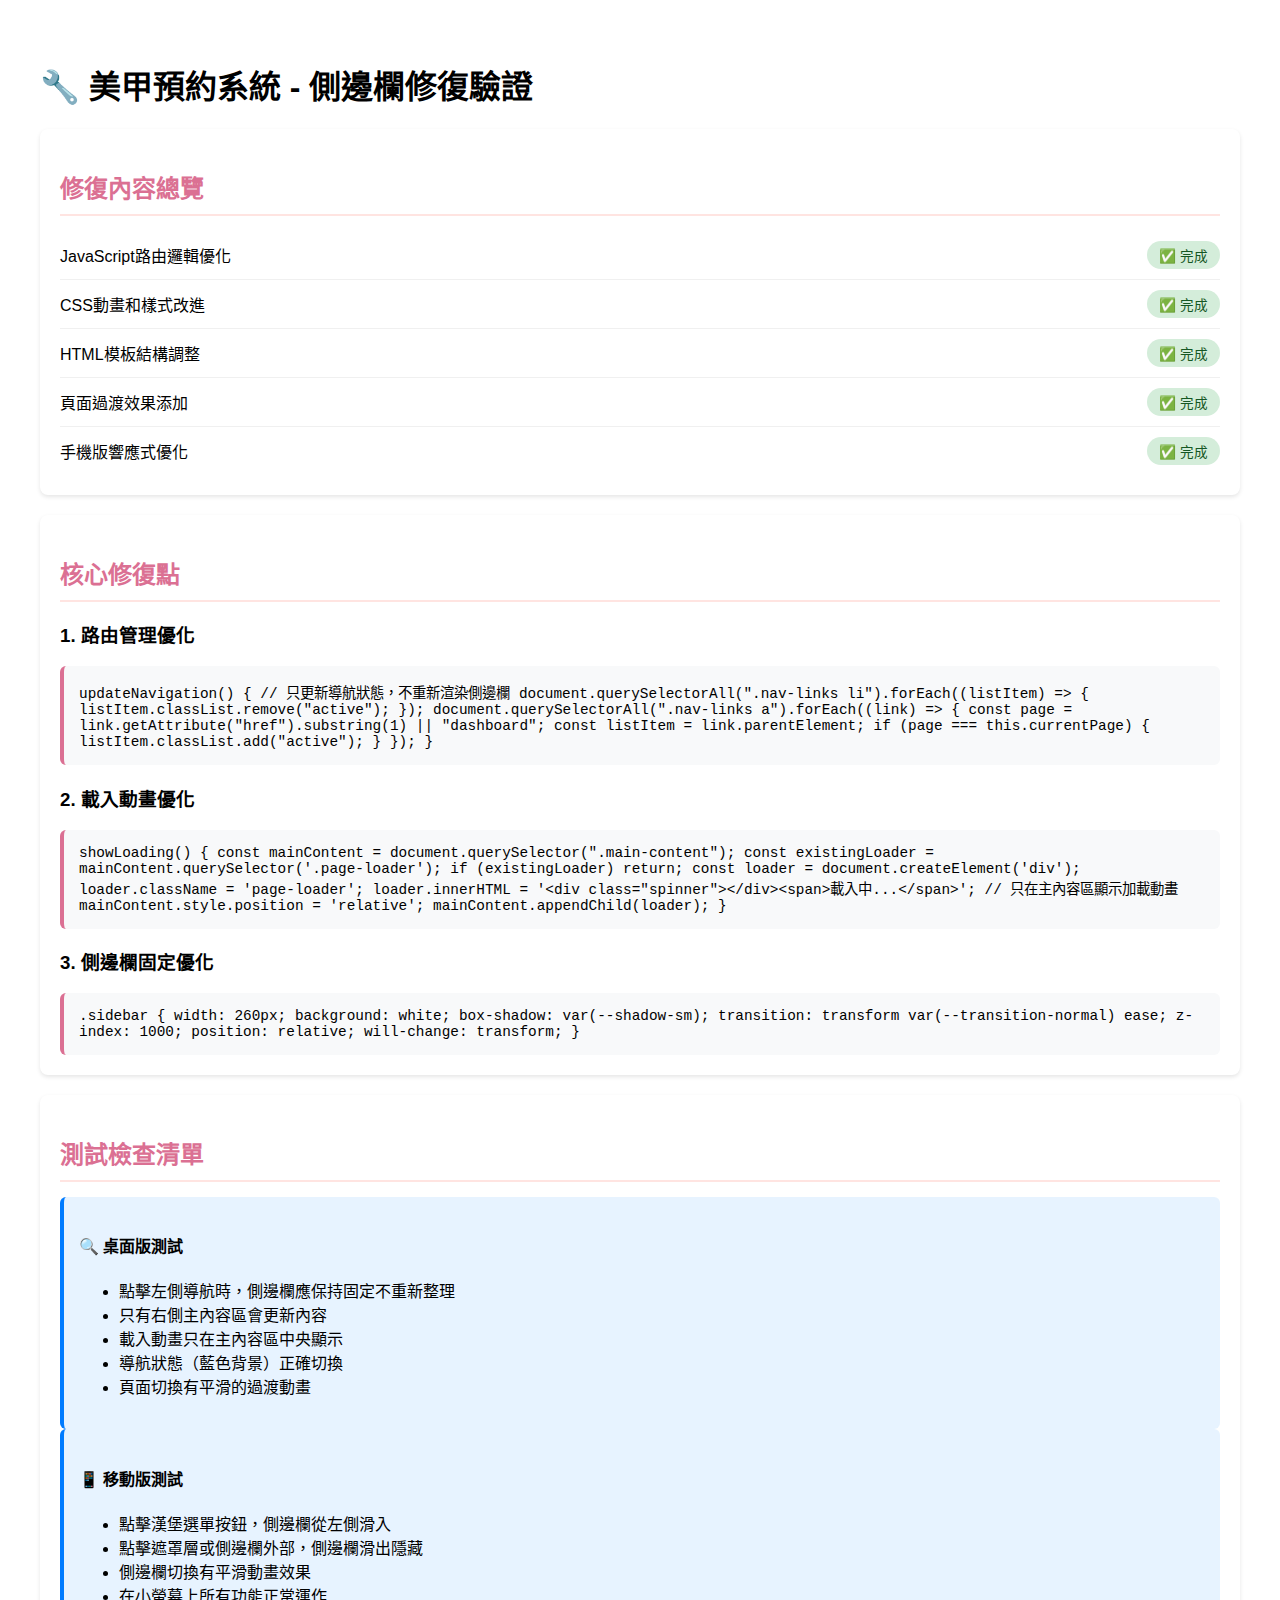
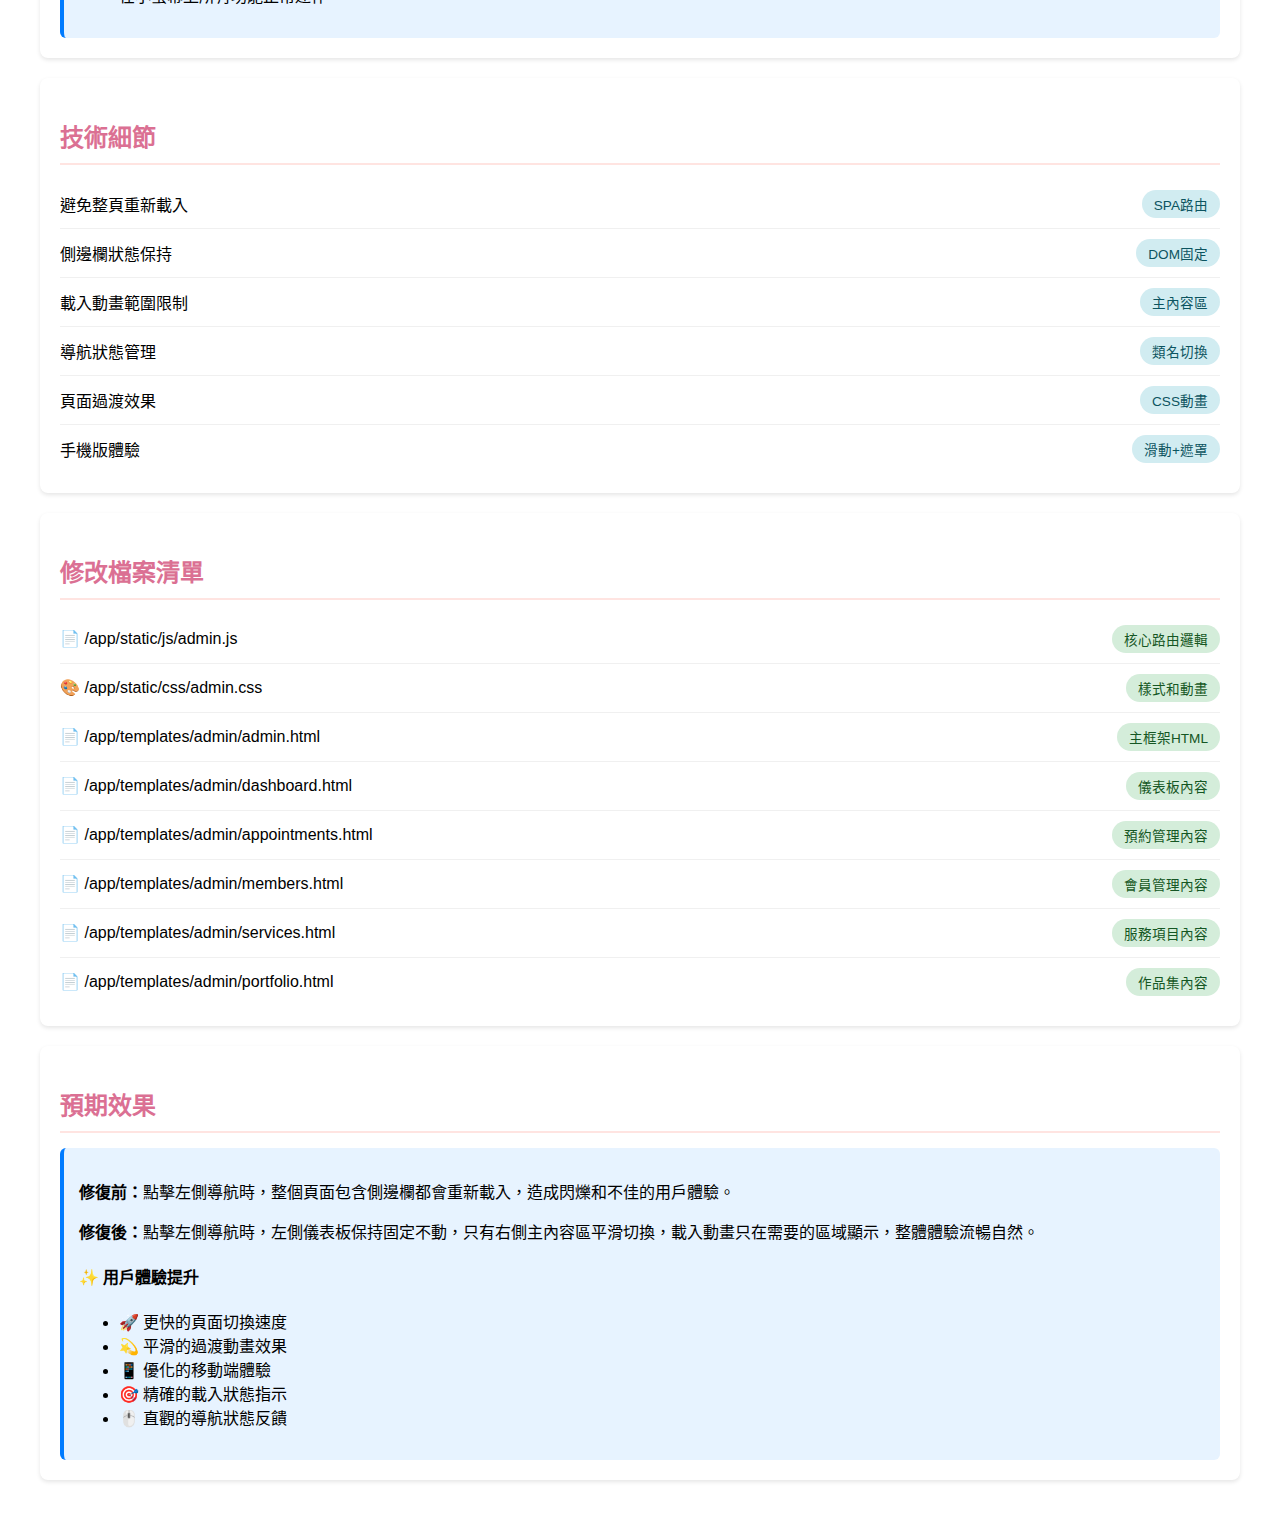
<file: appointmentSystem/sidebar-fix-test.html>
<!DOCTYPE html>
<html lang="zh-TW">
<head>
    <meta charset="UTF-8">
    <meta name="viewport" content="width=device-width, initial-scale=1.0">
    <title>側邊欄修復測試頁面</title>
    <style>
        .test-container {
            max-width: 1200px;
            margin: 20px auto;
            padding: 20px;
            font-family: 'Microsoft JhengHei', sans-serif;
        }
        
        .test-section {
            background: white;
            padding: 20px;
            margin-bottom: 20px;
            border-radius: 8px;
            box-shadow: 0 2px 4px rgba(0,0,0,0.1);
        }
        
        .test-title {
            color: #DB7093;
            font-size: 1.5rem;
            margin-bottom: 15px;
            border-bottom: 2px solid #FFE4E1;
            padding-bottom: 10px;
        }
        
        .test-item {
            display: flex;
            justify-content: space-between;
            align-items: center;
            padding: 10px 0;
            border-bottom: 1px solid #f0f0f0;
        }
        
        .test-item:last-child {
            border-bottom: none;
        }
        
        .status {
            padding: 4px 12px;
            border-radius: 20px;
            font-size: 0.85rem;
            font-weight: 500;
        }
        
        .status.success {
            background: #d4edda;
            color: #155724;
        }
        
        .status.warning {
            background: #fff3cd;
            color: #856404;
        }
        
        .status.info {
            background: #d1ecf1;
            color: #0c5460;
        }
        
        .code-block {
            background: #f8f9fa;
            padding: 15px;
            border-radius: 6px;
            border-left: 4px solid #DB7093;
            font-family: 'Courier New', monospace;
            font-size: 0.9rem;
            overflow-x: auto;
        }
        
        .instructions {
            background: #e7f3ff;
            padding: 15px;
            border-radius: 6px;
            border-left: 4px solid #007bff;
        }
    </style>
</head>
<body>
    <div class="test-container">
        <h1>🔧 美甲預約系統 - 側邊欄修復驗證</h1>
        
        <div class="test-section">
            <h2 class="test-title">修復內容總覽</h2>
            
            <div class="test-item">
                <span>JavaScript路由邏輯優化</span>
                <span class="status success">✅ 完成</span>
            </div>
            
            <div class="test-item">
                <span>CSS動畫和樣式改進</span>
                <span class="status success">✅ 完成</span>
            </div>
            
            <div class="test-item">
                <span>HTML模板結構調整</span>
                <span class="status success">✅ 完成</span>
            </div>
            
            <div class="test-item">
                <span>頁面過渡效果添加</span>
                <span class="status success">✅ 完成</span>
            </div>
            
            <div class="test-item">
                <span>手機版響應式優化</span>
                <span class="status success">✅ 完成</span>
            </div>
        </div>

        <div class="test-section">
            <h2 class="test-title">核心修復點</h2>
            
            <h3>1. 路由管理優化</h3>
            <div class="code-block">
updateNavigation() {
    // 只更新導航狀態，不重新渲染側邊欄
    document.querySelectorAll(".nav-links li").forEach((listItem) => {
        listItem.classList.remove("active");
    });
    
    document.querySelectorAll(".nav-links a").forEach((link) => {
        const page = link.getAttribute("href").substring(1) || "dashboard";
        const listItem = link.parentElement;
        if (page === this.currentPage) {
            listItem.classList.add("active");
        }
    });
}
            </div>
            
            <h3>2. 載入動畫優化</h3>
            <div class="code-block">
showLoading() {
    const mainContent = document.querySelector(".main-content");
    const existingLoader = mainContent.querySelector('.page-loader');
    if (existingLoader) return;
    
    const loader = document.createElement('div');
    loader.className = 'page-loader';
    loader.innerHTML = '&lt;div class="spinner"&gt;&lt;/div&gt;&lt;span&gt;載入中...&lt;/span&gt;';
    
    // 只在主內容區顯示加載動畫
    mainContent.style.position = 'relative';
    mainContent.appendChild(loader);
}
            </div>
            
            <h3>3. 側邊欄固定優化</h3>
            <div class="code-block">
.sidebar {
    width: 260px;
    background: white;
    box-shadow: var(--shadow-sm);
    transition: transform var(--transition-normal) ease;
    z-index: 1000;
    position: relative;
    will-change: transform;
}
            </div>
        </div>

        <div class="test-section">
            <h2 class="test-title">測試檢查清單</h2>
            
            <div class="instructions">
                <h4>🔍 桌面版測試</h4>
                <ul>
                    <li>點擊左側導航時，側邊欄應保持固定不重新整理</li>
                    <li>只有右側主內容區會更新內容</li>
                    <li>載入動畫只在主內容區中央顯示</li>
                    <li>導航狀態（藍色背景）正確切換</li>
                    <li>頁面切換有平滑的過渡動畫</li>
                </ul>
            </div>
            
            <div class="instructions">
                <h4>📱 移動版測試</h4>
                <ul>
                    <li>點擊漢堡選單按鈕，側邊欄從左側滑入</li>
                    <li>點擊遮罩層或側邊欄外部，側邊欄滑出隱藏</li>
                    <li>側邊欄切換有平滑動畫效果</li>
                    <li>在小螢幕上所有功能正常運作</li>
                </ul>
            </div>
        </div>

        <div class="test-section">
            <h2 class="test-title">技術細節</h2>
            
            <div class="test-item">
                <span>避免整頁重新載入</span>
                <span class="status info">SPA路由</span>
            </div>
            
            <div class="test-item">
                <span>側邊欄狀態保持</span>
                <span class="status info">DOM固定</span>
            </div>
            
            <div class="test-item">
                <span>載入動畫範圍限制</span>
                <span class="status info">主內容區</span>
            </div>
            
            <div class="test-item">
                <span>導航狀態管理</span>
                <span class="status info">類名切換</span>
            </div>
            
            <div class="test-item">
                <span>頁面過渡效果</span>
                <span class="status info">CSS動畫</span>
            </div>
            
            <div class="test-item">
                <span>手機版體驗</span>
                <span class="status info">滑動+遮罩</span>
            </div>
        </div>

        <div class="test-section">
            <h2 class="test-title">修改檔案清單</h2>
            
            <div class="test-item">
                <span>📄 /app/static/js/admin.js</span>
                <span class="status success">核心路由邏輯</span>
            </div>
            
            <div class="test-item">
                <span>🎨 /app/static/css/admin.css</span>
                <span class="status success">樣式和動畫</span>
            </div>
            
            <div class="test-item">
                <span>📄 /app/templates/admin/admin.html</span>
                <span class="status success">主框架HTML</span>
            </div>
            
            <div class="test-item">
                <span>📄 /app/templates/admin/dashboard.html</span>
                <span class="status success">儀表板內容</span>
            </div>
            
            <div class="test-item">
                <span>📄 /app/templates/admin/appointments.html</span>
                <span class="status success">預約管理內容</span>
            </div>
            
            <div class="test-item">
                <span>📄 /app/templates/admin/members.html</span>
                <span class="status success">會員管理內容</span>
            </div>
            
            <div class="test-item">
                <span>📄 /app/templates/admin/services.html</span>
                <span class="status success">服務項目內容</span>
            </div>
            
            <div class="test-item">
                <span>📄 /app/templates/admin/portfolio.html</span>
                <span class="status success">作品集內容</span>
            </div>
        </div>

        <div class="test-section">
            <h2 class="test-title">預期效果</h2>
            
            <div class="instructions">
                <p><strong>修復前：</strong>點擊左側導航時，整個頁面包含側邊欄都會重新載入，造成閃爍和不佳的用戶體驗。</p>
                
                <p><strong>修復後：</strong>點擊左側導航時，左側儀表板保持固定不動，只有右側主內容區平滑切換，載入動畫只在需要的區域顯示，整體體驗流暢自然。</p>
                
                <h4>✨ 用戶體驗提升</h4>
                <ul>
                    <li>🚀 更快的頁面切換速度</li>
                    <li>💫 平滑的過渡動畫效果</li>
                    <li>📱 優化的移動端體驗</li>
                    <li>🎯 精確的載入狀態指示</li>
                    <li>🖱️ 直觀的導航狀態反饋</li>
                </ul>
            </div>
        </div>
    </div>
</body>
</html>
</file>
